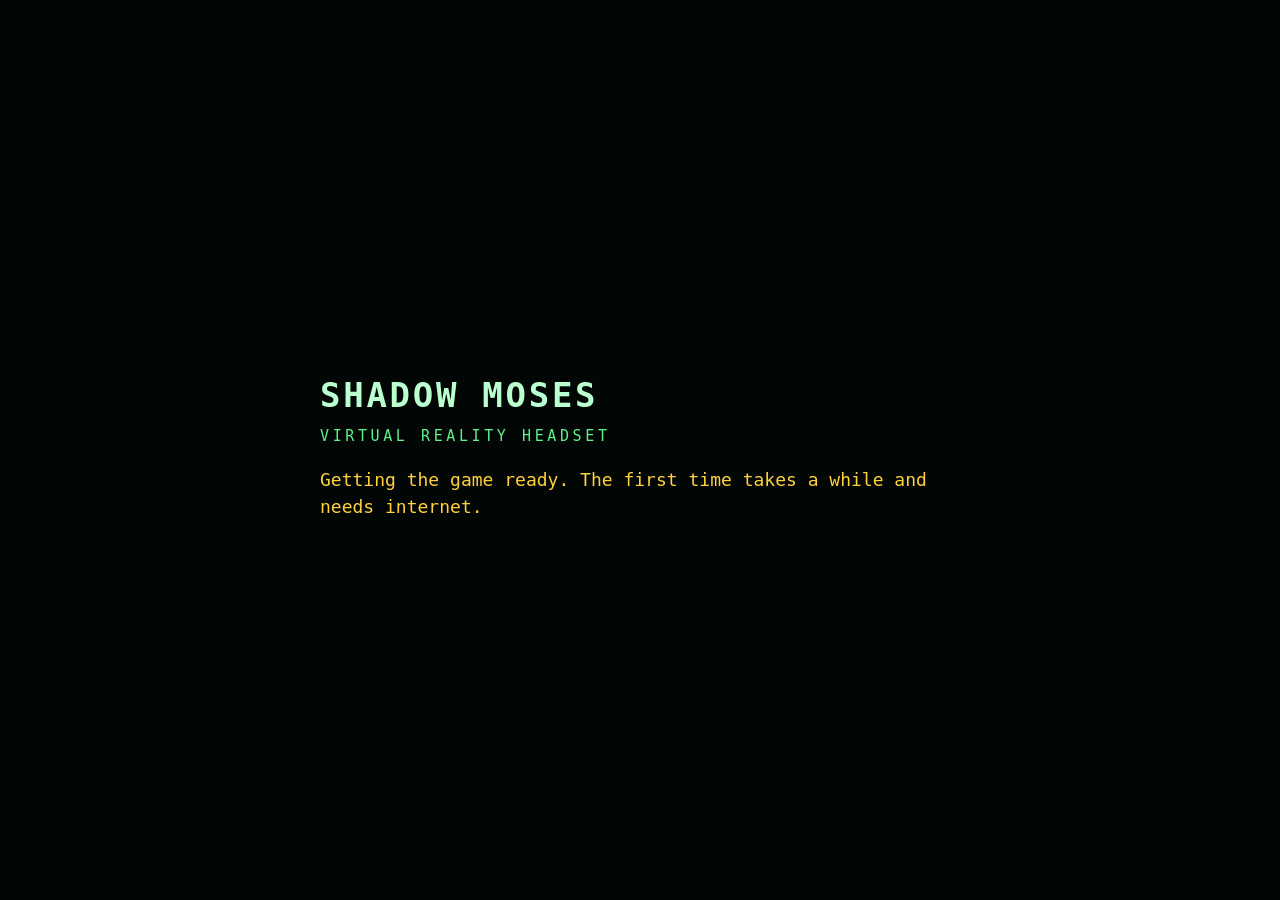
<file: android/casco/web/index.html>
<!doctype html>
<!-- Primera pantalla en el casco y en el iPhone (2.12, window.MGSIphone lo pone tools/armar_casco.py - -iphone): guarda los .mgs
     en este navegador y abre el juego. Acepta el .mgs entero de siempre o las partes (disco 1, disco 2, VR Missions,
     Integral, idiomas). Nada sale del aparato. FeniXVOID · Project Ravenlight -->
<html lang="es">
<head>
<meta charset="utf-8">
<meta name="viewport" content="width=device-width, initial-scale=1, viewport-fit=cover">
<meta name="robots" content="noindex, nofollow">
<meta name="apple-mobile-web-app-capable" content="yes">
<meta name="mobile-web-app-capable" content="yes">
<meta name="apple-mobile-web-app-status-bar-style" content="black-translucent">
<meta name="apple-mobile-web-app-title" content="Shadow Moses">
<meta name="theme-color" content="#020604">
<title>Shadow Moses</title>
<link rel="manifest" href="manifest.webmanifest">
<link rel="apple-touch-icon" href="assets/icono_192.png">
<style>
  :root { --verde: #5ef08a; --claro: #b9ffd0; --fondo: #020604; --apagado: #8fbb9c; --amarillo: #ffd23c; --rojo: #ff6b6b; color-scheme: dark; }
  * { box-sizing: border-box; }
  body { margin: 0; min-height: 100vh; padding: max(24px, env(safe-area-inset-top)) max(16px, env(safe-area-inset-right)) max(24px, env(safe-area-inset-bottom)) max(16px, env(safe-area-inset-left));
    background: var(--fondo); color: #dff5e5; font: 18px/1.5 Consolas, Menlo, "DejaVu Sans Mono", monospace; display: grid; place-items: center; }
  main { width: 100%; max-width: 640px; }
  h1 { margin: 0 0 4px; font-size: 34px; letter-spacing: 0.08em; color: var(--claro); }
  h2 { margin: 0 0 18px; font-size: 15px; font-weight: normal; letter-spacing: 0.24em; color: var(--verde); }
  p { margin: 10px 0; } ol, ul { padding-left: 24px; } li { margin: 8px 0; }
  code { color: var(--claro); word-break: break-all; }
  button, label.boton { display: block; width: 100%; margin: 14px 0 0; padding: 18px; font: inherit; font-size: 20px; letter-spacing: 0.1em; text-align: center; color: #021006; background: var(--verde); border: 0; border-radius: 4px; cursor: pointer; }
  button:hover, label.boton:hover, button:focus-visible, label.boton:focus-within { background: var(--claro); outline: 2px solid var(--claro); outline-offset: 2px; }
  button.chico, label.chico { background: none; color: var(--apagado); font-size: 15px; padding: 10px; border: 1px solid #1c4a2c; }
  input[type=file] { position: absolute; opacity: 0; width: 1px; height: 1px; }
  progress { width: 100%; height: 20px; margin-top: 14px; accent-color: var(--verde); }
  .nota { color: var(--apagado); font-size: 15px; }
  .aviso { color: var(--amarillo); } .error { color: var(--rojo); }
  .caja { border: 1px solid var(--amarillo); padding: 10px 12px; margin: 0 0 16px; font-size: 16px; }
  #partes li { list-style: none; margin: 4px 0; } #partes li::before { content: '■ '; color: var(--verde); }
  #faltan li { list-style: none; margin: 4px 0; color: var(--apagado); font-size: 15px; } #faltan li::before { content: '□ '; }
  [hidden] { display: none !important; }
</style>
</head>
<body>
<main>
  <h1>SHADOW MOSES</h1>
  <h2 id="sub"></h2>
  <p id="prep" class="aviso"></p>
  <div id="inicio-ios" class="caja aviso" hidden></div>
  <section id="elegir" hidden>
    <ol id="pasos"></ol>
    <label class="boton" for="archivo"><span id="t-elegir"></span><input id="archivo" type="file" accept=".mgs" multiple></label>
    <p class="nota" id="t-privado"></p>
  </section>
  <section id="copiando" hidden>
    <p id="t-copiando"></p>
    <progress id="barra" max="1" value="0"></progress>
    <p class="nota" id="t-porc"></p>
  </section>
  <section id="listo" hidden>
    <p id="t-listo"></p>
    <ul id="partes"></ul>
    <p class="nota" id="t-faltan" hidden></p>
    <ul id="faltan"></ul>
    <button id="jugar"></button>
    <label class="boton chico" for="agregar"><span id="t-agregar"></span><input id="agregar" type="file" accept=".mgs" multiple></label>
    <button id="cambiar" class="chico"></button>
    <p class="nota" id="t-lugar"></p>
  </section>
  <p id="msg" class="error" role="alert"></p>
</main>
<script src="mgs_zip.js"></script>
<script>
const ES = /^es/i.test(navigator.language || '');
const IPHONE = !!window.MGSIphone;
const SOLO = IPHONE && (navigator.standalone === true || matchMedia('(display-mode: standalone)').matches || matchMedia('(display-mode: fullscreen)').matches);
const T = ES ? {
  sub: IPHONE ? 'IPHONE / IPAD' : 'CASCO DE REALIDAD VIRTUAL', prep: 'Preparando el juego. La primera vez tarda un poco y necesita internet.',
  pasos: IPHONE
    ? ['En la PC, instalá el juego y corré <code>ARMAR_ARCHIVO_CELULAR.cmd</code>. Elegí <b>EN PARTES</b>: <code>MGS_disco1.mgs</code> (unos 400 MB) y, aparte, el disco 2 y lo opcional.', 'Pasá los <code>.mgs</code> al iPhone (AirDrop, iCloud Drive o el cable) y dejalos en la app Archivos, en <b>En mi iPhone</b>.', 'Elegilos acá abajo (podés elegir varios a la vez). Se guardan una sola vez, en esta app.']
    : ['En la PC, instalá el juego y corré <code>ARMAR_ARCHIVO_CELULAR.cmd</code>: arma <code>MGSweb_datos.mgs</code> (ENTERO, cerca de 1 GB) o las partes (<code>MGS_disco1.mgs</code> y lo demás aparte).', 'Copiá esos archivos al casco por USB, por ejemplo a <code>Download</code>.', 'Elegilos acá abajo (podés elegir varios a la vez). Se guardan una sola vez, en este navegador.'],
  elegir: 'ELEGIR ARCHIVOS .mgs', privado: 'Son tus datos, salen de tus discos: no se suben a ningún lado. Después se juega sin señal.',
  inicioIOS: '<b>Primero agregalo a la pantalla de inicio:</b> tocá Compartir y después <b>Agregar a inicio</b>. Abrilo desde ese ícono y cargá los archivos ahí: Safari y el ícono guardan cada uno lo suyo, por separado.',
  copiando: (n, i, k) => `Guardando ${n} (${i} de ${k}). No cierres esta ventana.`,
  listo: IPHONE ? 'Tus datos ya están en este iPhone. Ya podés borrar los .mgs de la app Archivos: no hacen falta para jugar.' : 'Tus datos ya están en este casco. Ya podés borrar los archivos que copiaste a Download: no hacen falta para jugar.',
  faltan: 'Partes que armaste y no cargaste (el juego las pide cuando hacen falta):',
  jugar: 'JUGAR', agregar: 'Agregar partes', cambiar: 'Borrar lo guardado',
  lugar: (u, q) => `Lugar usado por este juego en el navegador: ${u} de ${q} disponibles.`,
  noSoporta: 'Este navegador no puede guardar los archivos. Probá con otro navegador o actualizá el aparato.', noSW: 'Este navegador no deja correr el juego acá: hace falta una conexión segura.',
  invalido: (n) => `${n} no es un archivo .mgs válido. Armalo con ARMAR_ARCHIVO_CELULAR.cmd.`, espacio: (n) => `No hay espacio: hacen falta ${n} GB libres.`,
  fallo: 'No se pudo guardar. Probá de nuevo.', confirmar: '¿Borrar los datos guardados en este aparato? Tus archivos originales no se tocan.',
  sinDisco1: 'Falta MGS_disco1.mgs (o el MGSweb_datos.mgs entero): sin eso no arranca. Elegilo.',
  reemplazaEntero: 'Vas a cargar partes: se saca el MGSweb_datos.mgs entero que estaba guardado. ¿Seguimos?',
  reemplazaPartes: 'Vas a cargar el archivo ENTERO: se sacan las partes que estaban guardadas. ¿Seguimos?',
  nombres: { entero: 'TODO (archivo entero)', disco1: 'DISCO 1', disco2: 'DISCO 2', vr_missions: 'VR MISSIONS', integral: 'INTEGRAL' }, idioma: 'IDIOMA',
} : {
  sub: IPHONE ? 'IPHONE / IPAD' : 'VIRTUAL REALITY HEADSET', prep: 'Getting the game ready. The first time takes a while and needs internet.',
  pasos: IPHONE
    ? ['On the PC, install the game and run <code>ARMAR_ARCHIVO_CELULAR.cmd</code>. Choose <b>IN PARTS</b>: <code>MGS_disco1.mgs</code> (about 400 MB) plus disc 2 and the optional parts.', 'Copy the <code>.mgs</code> files to the iPhone (AirDrop, iCloud Drive or the cable) into the Files app, <b>On My iPhone</b>.', 'Choose them below (you can pick several at once). They are saved once, in this app.']
    : ['On the PC, install the game and run <code>ARMAR_ARCHIVO_CELULAR.cmd</code>: it builds <code>MGSweb_datos.mgs</code> (WHOLE, about 1 GB) or the parts (<code>MGS_disco1.mgs</code> and the rest apart).', 'Copy those files to the headset over USB, for example to <code>Download</code>.', 'Choose them below (you can pick several at once). They are saved once, in this browser.'],
  elegir: 'CHOOSE .mgs FILES', privado: 'This is your own data, made from your discs: it is not uploaded anywhere. After this you can play offline.',
  inicioIOS: '<b>First add it to the Home Screen:</b> tap Share and then <b>Add to Home Screen</b>. Open it from that icon and load the files there: Safari and the icon keep their data separately.',
  copiando: (n, i, k) => `Saving ${n} (${i} of ${k}). Do not close this window.`,
  listo: IPHONE ? 'Your data is on this iPhone. You can now delete the .mgs files from the Files app: they are not needed to play.' : 'Your data is on this headset. You can now delete the files you copied to Download: they are not needed to play.',
  faltan: 'Parts you built and did not load (the game asks for them when needed):',
  jugar: 'PLAY', agregar: 'Add parts', cambiar: 'Delete saved data',
  lugar: (u, q) => `Space used by this game in the browser: ${u} of ${q} available.`,
  noSoporta: 'This browser cannot save the files. Try another browser or update the device.', noSW: 'This browser cannot run the game here: it needs a secure connection.',
  invalido: (n) => `${n} is not a valid .mgs file. Build it with ARMAR_ARCHIVO_CELULAR.cmd.`, espacio: (n) => `Not enough space: ${n} GB free needed.`,
  fallo: 'It could not be saved. Please try again.', confirmar: 'Delete the data saved on this device? Your original files are not touched.',
  sinDisco1: 'MGS_disco1.mgs (or the whole MGSweb_datos.mgs) is missing: the game cannot start without it. Choose it.',
  reemplazaEntero: 'You are loading parts: the whole MGSweb_datos.mgs saved before is removed. Continue?',
  reemplazaPartes: 'You are loading the WHOLE file: the parts saved before are removed. Continue?',
  nombres: { entero: 'EVERYTHING (whole file)', disco1: 'DISC 1', disco2: 'DISC 2', vr_missions: 'VR MISSIONS', integral: 'INTEGRAL' }, idioma: 'LANGUAGE',
};
const $ = (i) => document.getElementById(i);
const gb = (b) => (b / 1e9).toFixed(b < 1e9 ? 2 : 1) + ' GB', mb = (b) => Math.round(b / 1048576) + ' MB';
const nombreParte = (p) => T.nombres[p] || (p.startsWith('idioma_') ? T.idioma + ': ' + p.slice(7).toUpperCase() : p.toUpperCase());
document.documentElement.lang = ES ? 'es' : 'en';
$('sub').textContent = T.sub; $('prep').textContent = T.prep; $('pasos').innerHTML = T.pasos.map((p) => `<li>${p}</li>`).join('');
$('t-elegir').textContent = T.elegir; $('t-privado').textContent = T.privado; $('t-faltan').textContent = T.faltan;
$('jugar').textContent = T.jugar; $('t-agregar').textContent = T.agregar; $('cambiar').textContent = T.cambiar;
if (IPHONE && !SOLO) { $('inicio-ios').innerHTML = T.inicioIOS; $('inicio-ios').hidden = false; }
const ver = (id) => { $('prep').hidden = true; for (const s of ['elegir', 'copiando', 'listo']) $(s).hidden = s !== id; };
const avisar = (m) => { $('msg').textContent = m || ''; };
const avisarSW = () => navigator.serviceWorker?.controller?.postMessage('casco-datos-cambiaron');

/** Lo guardado: { mapa, cargadas, partes } (mgs_zip.js). */
async function guardado() {
  try { return await self.mgsJuntar(await self.mgsListar()); } catch { return { mapa: new Map(), cargadas: [], partes: null }; }
}
async function pintar() {
  const d = await guardado();
  if (!d.mapa.has('discos.json')) { ver('elegir'); if (d.cargadas.length) avisar(T.sinDisco1); return; }
  $('partes').innerHTML = d.cargadas.map((c) => `<li>${nombreParte(c.parte)} <span class="nota">(${mb(c.bytes)})</span></li>`).join('');
  const hay = new Set(d.cargadas.map((c) => c.parte));
  const faltan = hay.has('entero') ? [] : Object.entries(d.partes?.partes || {}).filter(([p]) => !hay.has(p));
  $('faltan').innerHTML = faltan.map(([p, i]) => `<li>${nombreParte(p)}: <code>${i.archivo}</code> (${mb(i.bytes)})</li>`).join('');
  $('t-faltan').hidden = !faltan.length;
  $('t-listo').textContent = T.listo;
  const est = await navigator.storage.estimate?.().catch(() => null);
  $('t-lugar').textContent = est?.quota ? T.lugar(gb(est.usage || 0), gb(est.quota)) : '';
  ver('listo');
}
async function copiar(lista) {
  avisar('');
  const nuevos = [];
  for (const f of lista) {
    const p = await self.mgsParte(f).catch(() => null);
    if (!p) { avisar(T.invalido(f.name)); return; }
    nuevos.push({ f, parte: p.parte });
  }
  const antes = await self.mgsListar().catch(() => []);
  const partesAntes = [];
  for (const a of antes) { const p = await self.mgsParte(a.archivo).catch(() => null); partesAntes.push({ nombre: a.nombre, parte: p?.parte, bytes: a.archivo.size }); }
  const traeEntero = nuevos.some((n) => n.parte === 'entero'), traePartes = nuevos.some((n) => n.parte !== 'entero');
  // un entero y partes no van juntos: el entero ya tiene todo
  let sacar = [];
  if (traeEntero) sacar = partesAntes.filter((a) => a.parte !== 'entero');
  else if (traePartes) sacar = partesAntes.filter((a) => a.parte === 'entero');
  if (traeEntero && traePartes) { nuevos.splice(0, nuevos.length, ...nuevos.filter((n) => n.parte === 'entero')); }
  if (sacar.length && !confirm(traeEntero ? T.reemplazaPartes : T.reemplazaEntero)) return;
  const libera = sacar.reduce((s, a) => s + a.bytes, 0) + partesAntes.filter((a) => nuevos.some((n) => self.mgsNombre(n.parte) === a.nombre)).reduce((s, a) => s + a.bytes, 0);
  const total = nuevos.reduce((s, n) => s + n.f.size, 0);
  const est = await navigator.storage.estimate?.().catch(() => null);
  if (est?.quota && est.quota - est.usage + libera < total) { avisar(T.espacio((total / 1e9).toFixed(1))); return; }
  await navigator.storage.persist?.().catch(() => {});
  for (const a of sacar) await self.mgsBorrar(a.nombre);
  ver('copiando');
  let hecho = 0;
  for (let i = 0; i < nuevos.length; i++) {
    const { f, parte } = nuevos[i], nombre = self.mgsNombre(parte);
    $('t-copiando').textContent = T.copiando(f.name, i + 1, nuevos.length);
    try {
      await self.mgsGuardar(f, nombre, (k) => { const v = (hecho + k * f.size) / total; $('barra').value = v; $('t-porc').textContent = Math.round(v * 100) + ' %'; });
      const r = await (await (await navigator.storage.getDirectory()).getFileHandle(nombre)).getFile();
      if ((await self.mgsParte(r))?.parte !== parte) throw new Error('verificación');
    } catch (e) {
      console.error(e); await self.mgsBorrar(nombre); avisarSW();
      await pintar(); avisar(e?.name === 'QuotaExceededError' ? T.espacio((total / 1e9).toFixed(1)) : T.fallo);
      return;
    }
    hecho += f.size;
  }
  avisarSW();
  await pintar();
}
for (const id of ['archivo', 'agregar']) $(id).addEventListener('change', (e) => {
  const l = [...(e.target.files || [])]; e.target.value = '';
  if (l.length) copiar(l).catch((x) => { console.error(x); pintar(); avisar(T.fallo); });
});
// ?opfs=worker / ?prueba=… siguen en el juego
$('jugar').addEventListener('click', () => { location.href = 'juego.html' + location.search; });
$('cambiar').addEventListener('click', async () => {
  if (!confirm(T.confirmar)) return;
  for (const a of await self.mgsListar().catch(() => [])) await self.mgsBorrar(a.nombre);
  avisarSW();
  avisar(''); ver('elegir');
});
(async () => {
  if (!self.mgsPuedeGuardar()) { $('prep').hidden = true; avisar(T.noSoporta); return; }
  if (!('serviceWorker' in navigator)) { $('prep').hidden = true; avisar(T.noSW); return; }
  // ?prueba=sinopfs: el service worker sin OPFS (como algunos Safari)
  const prueba = new URLSearchParams(location.search).get('prueba');
  try { await navigator.serviceWorker.register('sw.js' + (prueba ? '?prueba=' + encodeURIComponent(prueba) : ''), { updateViaCache: 'none' }); await navigator.serviceWorker.ready; } catch (e) { console.error(e); $('prep').hidden = true; avisar(T.noSW); return; }
  await pintar();
})();
</script>
</body>
</html>
</file>
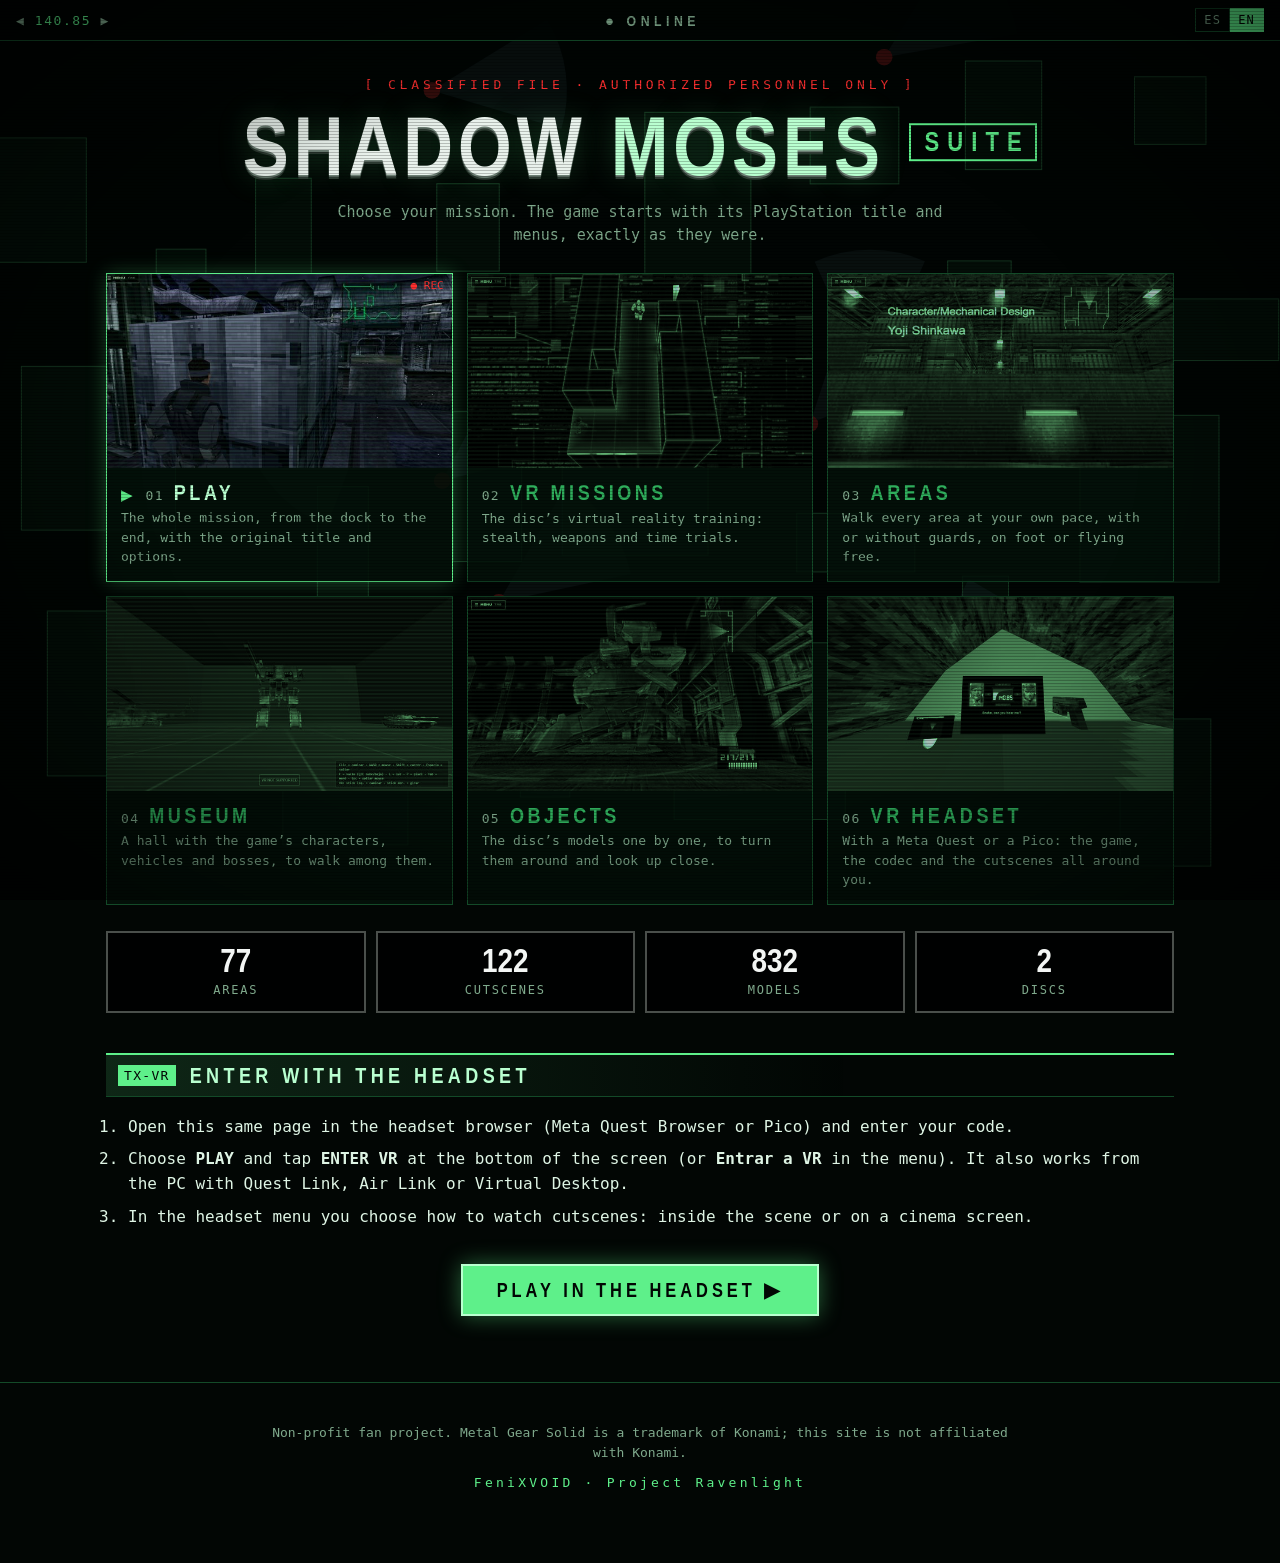
<file: visor/suite.html>
<!doctype html>

<html lang="es">
<head>
<meta charset="utf-8">
<meta name="viewport" content="width=device-width, initial-scale=1">
<meta name="robots" content="noindex, nofollow">
<meta name="theme-color" content="#020604">
<title>Shadow Moses · Suite</title>
<link rel="icon" href="assets/icono_192.png">
<link rel="stylesheet" href="suite.css">

<script src="ios.js"></script>
</head>
<body>
<canvas id="fondo" aria-hidden="true"></canvas>
<div class="crt" aria-hidden="true"></div>

<header class="barra">
  <a class="volver" id="volver" href="/" hidden>◀ <span data-t="portada"></span></a>
  <span class="barra-freq">◀ <b>140.85</b> ▶</span>
  <span class="estado" id="estado" aria-live="polite"></span>
  <nav class="idiomas" aria-label="Idioma / Language">
    <button type="button" data-lang="es">ES</button><button type="button" data-lang="en">EN</button>
  </nav>
</header>

<main>
  <section class="cabeza">
    <p class="clasif">[ <span data-t="clasif"></span> ]</p>
    <h1><span class="t-1">SHADOW</span> <span class="t-2">MOSES</span> <span class="t-web">SUITE</span></h1>
    <p class="bajada" data-t="bajada"></p>
  </section>

  
  <ul class="misiones" id="misiones">
    <li><a href="index.html" data-id="jugar">
      <figure><img src="suite_img/jugar.jpg" alt="" width="640" height="360"><span class="rec">● REC</span></figure>
      <b><i>01</i> <span data-t="jugar"></span></b><small data-t="jugar_d"></small></a></li>
    <li><a href="index.html?modo=vr" data-id="vrmis">
      <figure><img src="suite_img/vrmis.jpg" alt="" width="640" height="360"><span class="rec">● REC</span></figure>
      <b><i>02</i> <span data-t="vrmis"></span></b><small data-t="vrmis_d"></small></a></li>
    <li><a href="index.html?modo=escenarios" data-id="escenarios">
      <figure><img src="suite_img/escenarios.jpg" alt="" width="640" height="360"><span class="rec">● REC</span></figure>
      <b><i>03</i> <span data-t="escenarios"></span></b><small data-t="escenarios_d"></small></a></li>
    <li><a href="index.html?modo=museo" data-id="museo">
      <figure><img src="suite_img/museo.jpg" alt="" width="640" height="360"><span class="rec">● REC</span></figure>
      <b><i>04</i> <span data-t="museo"></span></b><small data-t="museo_d"></small></a></li>
    <li><a href="index.html?modo=catalogo" data-id="objetos">
      <figure><img src="suite_img/objetos.jpg" alt="" width="640" height="360"><span class="rec">● REC</span></figure>
      <b><i>05</i> <span data-t="objetos"></span></b><small data-t="objetos_d"></small></a></li>
    <li><a href="#casco" data-id="casco">
      <figure><img src="suite_img/casco.jpg" alt="" width="640" height="360"><span class="rec">● REC</span></figure>
      <b><i>06</i> <span data-t="casco"></span></b><small data-t="casco_d"></small></a></li>
  </ul>

  
  <section class="datos" aria-label="Contenido">
    <div><b>77</b><span data-t="n_esc"></span></div>
    <div><b>122</b><span data-t="n_cine"></span></div>
    <div><b>832</b><span data-t="n_mod"></span></div>
    <div><b>2</b><span data-t="n_disc"></span></div>
  </section>

  
  <section class="casco" id="casco">
    <h2><span class="tx">TX-VR</span> <span data-t="h_casco"></span></h2>
    <ol>
      <li data-t="casco_1"></li>
      <li data-t="casco_2"></li>
      <li data-t="casco_3"></li>
    </ol>
    <p class="centro"><a class="boton" href="index.html" data-t="casco_ir"></a></p>
  </section>
</main>

<footer class="pie">
  <p data-t="pie"></p>
  <p class="firma">FeniXVOID · Project Ravenlight</p>
</footer>

<div id="alerta" class="alerta" aria-hidden="true">!</div>
<script src="suite.js"></script>
</body>
</html>
</file>
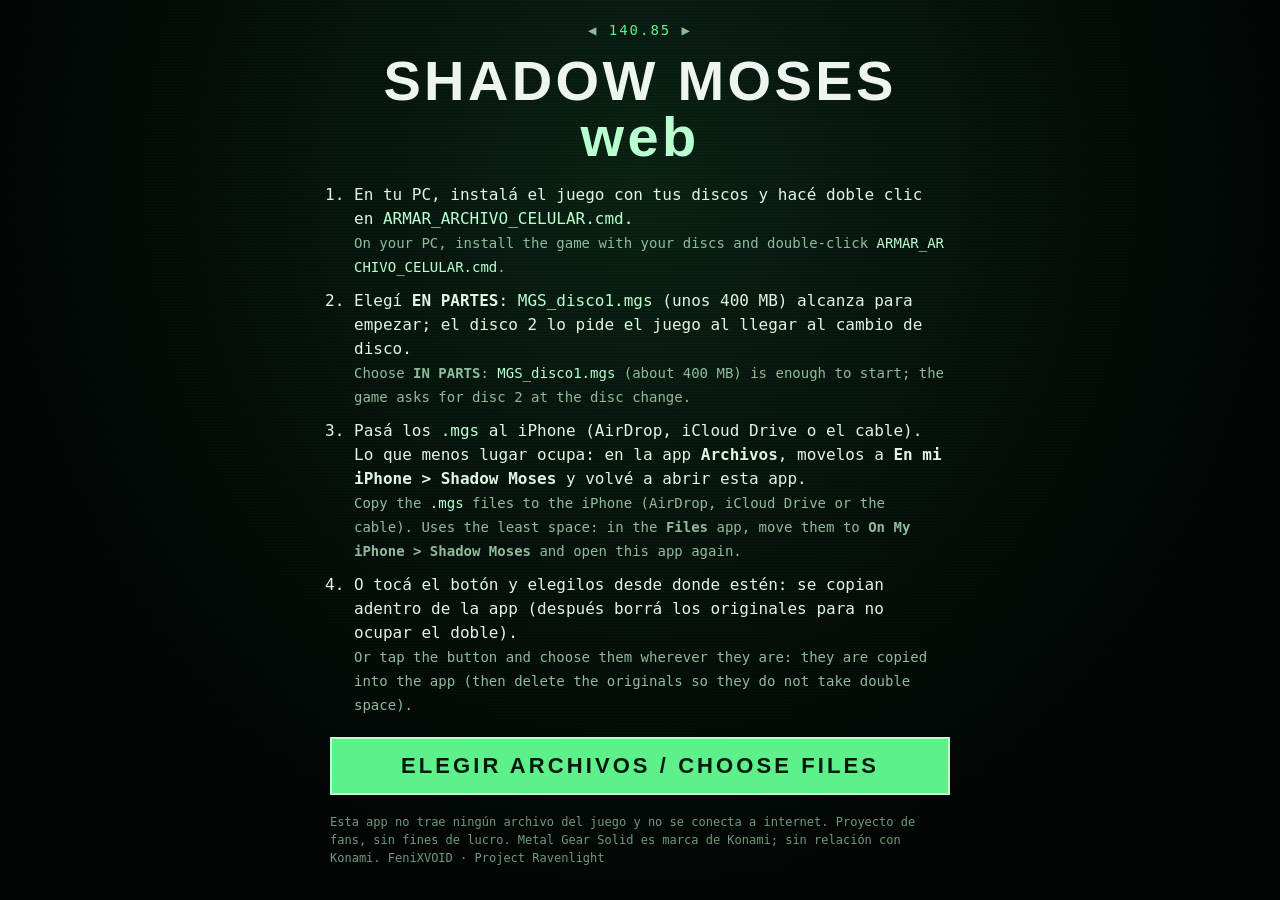
<file: ios/app/inicio.html>
<!doctype html>
<!-- Primera pantalla de la app de iPhone (ios/, la copia ios/armar_ipa.sh): pide los .mgs con los datos del juego, el entero o
     las partes. Es la de la app de Android (android/celular/app/inicio.html) con los pasos del iPhone. FeniXVOID · Project Ravenlight -->
<html lang="es">
<head>
<meta charset="utf-8">
<meta name="viewport" content="width=device-width, initial-scale=1, viewport-fit=cover">
<title>Shadow Moses</title>
<style>
  :root { --verde: #5ef08a; --claro: #b9ffd0; --fondo: #020604; --apagado: #8fbb9c; --amarillo: #ffd23c; color-scheme: dark; }
  * { box-sizing: border-box; }
  body {
    margin: 0; min-height: 100vh; padding: max(20px, env(safe-area-inset-top)) max(16px, env(safe-area-inset-right)) max(28px, env(safe-area-inset-bottom)) max(16px, env(safe-area-inset-left)); background: var(--fondo); color: #dff5e5;
    font: 16px/1.5 Consolas, Menlo, "Roboto Mono", monospace;
    background-image: repeating-linear-gradient(0deg, rgba(0,0,0,.22) 0 1px, transparent 1px 3px), radial-gradient(ellipse at 50% 20%, #0b2416 0%, var(--fondo) 70%);
  }
  main { max-width: 620px; margin: 0 auto; }
  .freq { margin: 0; text-align: center; color: var(--apagado); letter-spacing: .14em; font-size: 14px; }
  .freq b { color: var(--verde); font-weight: normal; }
  h1 { margin: 12px 0 18px; text-align: center; font: 700 clamp(34px, 11vw, 56px)/1 "Roboto Condensed", "Arial Narrow", Arial, sans-serif; letter-spacing: .06em; color: #eef5f0; }
  h1 span { color: var(--claro); }
  ol { margin: 0 0 8px; padding-left: 24px; }
  li { margin: 0 0 10px; }
  code { color: var(--claro); word-break: break-all; }
  .en { color: var(--apagado); font-size: 14px; }
  #error { margin: 0 0 16px; padding: 10px 12px; border: 1px solid var(--amarillo); color: var(--amarillo); }
  #error[hidden] { display: none; }
  button {
    display: block; width: 100%; margin: 20px 0 14px; padding: 16px; background: var(--verde); color: #021a0c; border: 2px solid var(--claro);
    font: 700 22px/1 "Roboto Condensed", "Arial Narrow", Arial, sans-serif; letter-spacing: .14em; cursor: pointer;
  }
  button:focus-visible { outline: 3px solid var(--claro); outline-offset: 3px; }
  .aviso { margin: 18px 0 0; font-size: 12px; color: #6f9a7d; }
</style>
</head>
<body>
<main>
  <p class="freq">◀ <b>140.85</b> ▶</p>
  <h1>SHADOW MOSES <span>web</span></h1>
  <p id="error" role="alert" hidden></p>
  <ol>
    <li>En tu PC, instalá el juego con tus discos y hacé doble clic en <code>ARMAR_ARCHIVO_CELULAR.cmd</code>.
      <br><span class="en">On your PC, install the game with your discs and double-click <code>ARMAR_ARCHIVO_CELULAR.cmd</code>.</span></li>
    <li>Elegí <b>EN PARTES</b>: <code>MGS_disco1.mgs</code> (unos 400 MB) alcanza para empezar; el disco 2 lo pide el juego al llegar al cambio de disco.
      <br><span class="en">Choose <b>IN PARTS</b>: <code>MGS_disco1.mgs</code> (about 400 MB) is enough to start; the game asks for disc 2 at the disc change.</span></li>
    <li>Pasá los <code>.mgs</code> al iPhone (AirDrop, iCloud Drive o el cable). Lo que menos lugar ocupa: en la app <b>Archivos</b>, movelos a <b>En mi iPhone &gt; Shadow Moses</b> y volvé a abrir esta app.
      <br><span class="en">Copy the <code>.mgs</code> files to the iPhone (AirDrop, iCloud Drive or the cable). Uses the least space: in the <b>Files</b> app, move them to <b>On My iPhone &gt; Shadow Moses</b> and open this app again.</span></li>
    <li>O tocá el botón y elegilos desde donde estén: se copian adentro de la app (después borrá los originales para no ocupar el doble).
      <br><span class="en">Or tap the button and choose them wherever they are: they are copied into the app (then delete the originals so they do not take double space).</span></li>
  </ol>
  <button id="elegir" type="button">ELEGIR ARCHIVOS / CHOOSE FILES</button>
  <p class="aviso">Esta app no trae ningún archivo del juego y no se conecta a internet. Proyecto de fans, sin fines de lucro. Metal Gear Solid es marca de Konami; sin relación con Konami. FeniXVOID · Project Ravenlight</p>
</main>
<script>
  const ERRORES = {
    formato: 'Ese no es el archivo correcto: tiene que ser MGSweb_datos.mgs o MGS_disco1.mgs (y las otras partes). / That is not the right file: it must be MGSweb_datos.mgs or MGS_disco1.mgs (and the other parts).',
    disco1: 'Falta MGS_disco1.mgs: sin ese no arranca. Elegilo junto con los demás. / MGS_disco1.mgs is missing: the game cannot start without it. Choose it along with the others.',
    abrir: 'No se pudo abrir. Pasalo a En mi iPhone (no lo dejes sólo en iCloud) o fijate que haya lugar. / Could not open it. Put it in On My iPhone (not only in iCloud) or check there is free space.',
    mover: 'No encuentro los archivos: quizás se borraron. Elegilos de nuevo. / Files not found: they may have been deleted. Choose them again.',
  };
  const e = new URLSearchParams(location.search).get('error');
  if (ERRORES[e]) { const p = document.getElementById('error'); p.textContent = ERRORES[e]; p.hidden = false; }
  document.getElementById('elegir').addEventListener('click', () => window.MGSApp?.elegirArchivo());
</script>
</body>
</html>
</file>
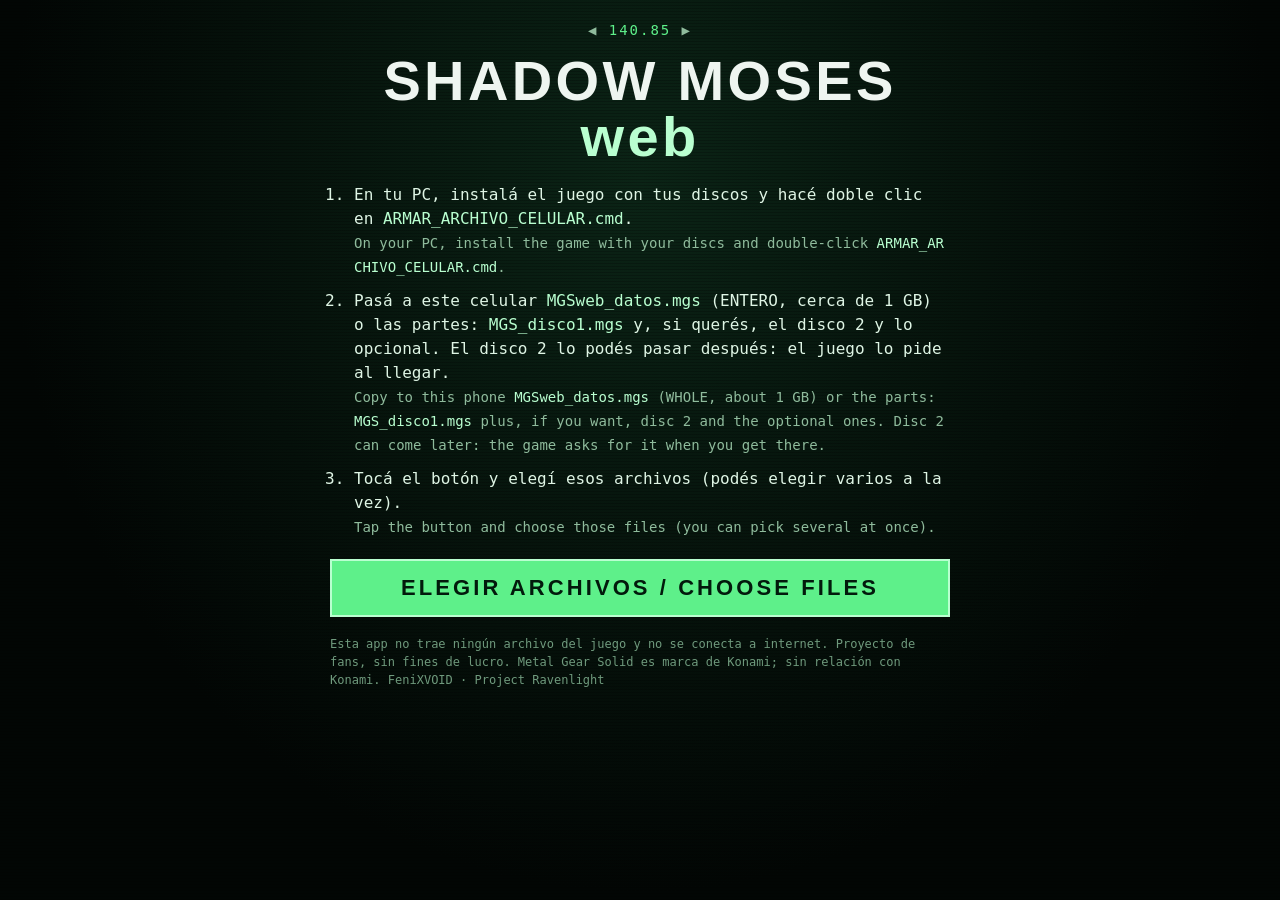
<file: android/celular/app/inicio.html>
<!doctype html>
<!-- Primera pantalla de la app: pide el archivo con los datos del juego (2.12: el entero o las partes, varios a la vez).
     FeniXVOID · Project Ravenlight -->
<html lang="es">
<head>
<meta charset="utf-8">
<meta name="viewport" content="width=device-width, initial-scale=1">
<title>Shadow Moses</title>
<style>
  :root { --verde: #5ef08a; --claro: #b9ffd0; --fondo: #020604; --apagado: #8fbb9c; --amarillo: #ffd23c; color-scheme: dark; }
  * { box-sizing: border-box; }
  body {
    margin: 0; min-height: 100vh; padding: 20px 16px 28px; background: var(--fondo); color: #dff5e5;
    font: 16px/1.5 Consolas, "Roboto Mono", "Droid Sans Mono", monospace;
    background-image: repeating-linear-gradient(0deg, rgba(0,0,0,.22) 0 1px, transparent 1px 3px), radial-gradient(ellipse at 50% 20%, #0b2416 0%, var(--fondo) 70%);
  }
  main { max-width: 620px; margin: 0 auto; }
  .freq { margin: 0; text-align: center; color: var(--apagado); letter-spacing: .14em; font-size: 14px; }
  .freq b { color: var(--verde); font-weight: normal; }
  h1 { margin: 12px 0 18px; text-align: center; font: 700 clamp(34px, 11vw, 56px)/1 "Roboto Condensed", "Arial Narrow", Arial, sans-serif; letter-spacing: .06em; color: #eef5f0; }
  h1 span { color: var(--claro); }
  ol { margin: 0 0 8px; padding-left: 24px; }
  li { margin: 0 0 10px; }
  code { color: var(--claro); word-break: break-all; }
  .en { color: var(--apagado); font-size: 14px; }
  #error { margin: 0 0 16px; padding: 10px 12px; border: 1px solid var(--amarillo); color: var(--amarillo); }
  #error[hidden] { display: none; }
  button {
    display: block; width: 100%; margin: 20px 0 14px; padding: 16px; background: var(--verde); color: #021a0c; border: 2px solid var(--claro);
    font: 700 22px/1 "Roboto Condensed", "Arial Narrow", Arial, sans-serif; letter-spacing: .14em; cursor: pointer;
  }
  button:focus-visible { outline: 3px solid var(--claro); outline-offset: 3px; }
  .aviso { margin: 18px 0 0; font-size: 12px; color: #6f9a7d; }
</style>
</head>
<body>
<main>
  <p class="freq">◀ <b>140.85</b> ▶</p>
  <h1>SHADOW MOSES <span>web</span></h1>
  <p id="error" role="alert" hidden></p>
  <ol>
    <li>En tu PC, instalá el juego con tus discos y hacé doble clic en <code>ARMAR_ARCHIVO_CELULAR.cmd</code>.
      <br><span class="en">On your PC, install the game with your discs and double-click <code>ARMAR_ARCHIVO_CELULAR.cmd</code>.</span></li>
    <li>Pasá a este celular <code>MGSweb_datos.mgs</code> (ENTERO, cerca de 1 GB) o las partes: <code>MGS_disco1.mgs</code> y, si querés, el disco 2 y lo opcional. El disco 2 lo podés pasar después: el juego lo pide al llegar.
      <br><span class="en">Copy to this phone <code>MGSweb_datos.mgs</code> (WHOLE, about 1 GB) or the parts: <code>MGS_disco1.mgs</code> plus, if you want, disc 2 and the optional ones. Disc 2 can come later: the game asks for it when you get there.</span></li>
    <li>Tocá el botón y elegí esos archivos (podés elegir varios a la vez).
      <br><span class="en">Tap the button and choose those files (you can pick several at once).</span></li>
  </ol>
  <button id="elegir" type="button">ELEGIR ARCHIVOS / CHOOSE FILES</button>
  <p class="aviso">Esta app no trae ningún archivo del juego y no se conecta a internet. Proyecto de fans, sin fines de lucro. Metal Gear Solid es marca de Konami; sin relación con Konami. FeniXVOID · Project Ravenlight</p>
</main>
<script>
  const ERRORES = {
    formato: 'Ese no es el archivo correcto: tiene que ser MGSweb_datos.mgs o MGS_disco1.mgs (y las otras partes). / That is not the right file: it must be MGSweb_datos.mgs or MGS_disco1.mgs (and the other parts).',
    disco1: 'Falta MGS_disco1.mgs: sin ese no arranca. Elegilo junto con los demás. / MGS_disco1.mgs is missing: the game cannot start without it. Choose it along with the others.',
    abrir: 'No se pudo abrir. Copialo a la memoria del celular (por ejemplo, Descargas), no en la nube. / Could not open it. Copy it to the phone storage (for example, Downloads), not the cloud.',
    mover: 'No encuentro el archivo: quizás se movió o se borró. Elegilo de nuevo. / File not found: it may have been moved or deleted. Choose it again.',
  };
  const e = new URLSearchParams(location.search).get('error');
  if (ERRORES[e]) { const p = document.getElementById('error'); p.textContent = ERRORES[e]; p.hidden = false; }
  document.getElementById('elegir').addEventListener('click', () => window.MGSApp?.elegirArchivo());
</script>
</body>
</html>
</file>
<file: visor/suite.css>
:root{--fondo: #020604;--panel: rgba(4, 18, 10, .86);--verde: #5ef08a;--verde-claro: #b9ffd0;--verde-medio: #2fae5c;--verde-oscuro: #134a28;--rojo: #ff3030;--amarillo: #ffd23c;--texto: #dff5e5;--apagado: #7fa98c;--cond: "Bahnschrift Condensed", "Bahnschrift", "Arial Narrow", "Roboto Condensed", "Liberation Sans Narrow", Arial, sans-serif;--mono: Consolas, "Lucida Console", "DejaVu Sans Mono", monospace;color-scheme:dark}*{box-sizing:border-box}body{margin:0;background:var(--fondo);color:var(--texto);font:16px/1.55 var(--mono);overflow-x:hidden}a{color:var(--verde)}a:focus-visible,button:focus-visible{outline:2px solid var(--verde-claro);outline-offset:3px}#fondo{position:fixed;inset:0;width:100%;height:100%;z-index:-2;opacity:.2}.crt{position:fixed;inset:0;pointer-events:none;z-index:50;background:repeating-linear-gradient(0deg,rgba(0,0,0,.22) 0 1px,transparent 1px 3px),radial-gradient(ellipse at center,transparent 55%,rgba(0,0,0,.55) 100%)}.barra{position:sticky;top:0;z-index:40;display:flex;align-items:center;gap:16px;padding:8px 16px;background:#020604e6;border-bottom:1px solid var(--verde-oscuro);font:13px/1 var(--mono);letter-spacing:.12em;color:var(--apagado)}.volver{text-decoration:none}.barra-freq b{color:var(--verde);font-weight:400}.estado{flex:1;text-align:center;font:bold 15px/1 var(--cond);letter-spacing:.3em}.estado.alert{color:var(--rojo);text-shadow:0 0 8px var(--rojo)}.idiomas button{background:none;border:1px solid var(--verde-oscuro);color:var(--apagado);font:12px/1 var(--mono);padding:5px 8px;cursor:pointer;letter-spacing:.1em}.idiomas button+button{border-left:0}.idiomas button.activo{color:var(--fondo);background:var(--verde);border-color:var(--verde)}main{max-width:1100px;margin:0 auto;padding:0 16px}.cabeza{text-align:center;padding:34px 0 26px}.clasif{margin:0 0 10px;color:var(--rojo);letter-spacing:.3em;font-size:13px}h1{margin:0;font:700 clamp(40px,8vw,84px)/.95 var(--cond);font-stretch:75%;letter-spacing:.06em;color:#e9f2ec;text-shadow:0 2px 0 #6b7d72,0 4px 0 #2c3a31,0 0 30px rgba(94,240,138,.25)}h1 .t-2{color:var(--verde-claro)}h1 .t-web{display:inline-block;vertical-align:middle;font-size:.32em;letter-spacing:.3em;padding:.15em .2em .15em .5em;border:2px solid var(--verde);color:var(--verde);text-shadow:none;transform:translateY(-.4em)}.bajada{margin:16px auto 0;max-width:640px;color:var(--apagado);font-size:15px}.misiones{list-style:none;margin:0;padding:0;display:grid;grid-template-columns:repeat(3,1fr);gap:14px}.misiones a{display:flex;flex-direction:column;height:100%;text-decoration:none;color:var(--texto);background:var(--panel);border:1px solid var(--verde-oscuro);transition:border-color .1s,box-shadow .1s}.misiones figure{position:relative;margin:0;aspect-ratio:16 / 9;overflow:hidden;background:#000}.misiones img{display:block;width:100%;height:100%;object-fit:cover;filter:grayscale(1) sepia(1) hue-rotate(80deg) saturate(1.8) brightness(.75);transition:filter .25s,transform .4s}.misiones figure:after{content:"";position:absolute;inset:0;pointer-events:none;background:repeating-linear-gradient(0deg,rgba(94,240,138,.06) 0 2px,transparent 2px 4px)}.rec{position:absolute;right:8px;top:6px;z-index:1;font:11px/1 var(--mono);color:var(--rojo);opacity:0}.misiones b{display:flex;gap:10px;align-items:baseline;padding:12px 14px 4px;font:bold 22px/1.1 var(--cond);letter-spacing:.16em;color:var(--verde-medio)}.misiones b i{font:13px/1 var(--mono);font-style:normal;color:var(--apagado);letter-spacing:.1em}.misiones small{display:block;padding:0 14px 14px;color:var(--apagado);font-size:13px;line-height:1.5}.misiones a.sel{border-color:var(--verde);box-shadow:0 0 18px #5ef08a4d}.misiones a.sel img{filter:none;transform:scale(1.04)}.misiones a.sel b{color:var(--verde-claro)}.misiones a.sel b:before{content:"▶";font-size:14px;color:var(--verde);animation:titila .8s steps(1) infinite}.misiones a.sel .rec{opacity:1;animation:titila 1.6s steps(1) infinite}@keyframes titila{50%{opacity:0}}.datos{display:grid;grid-template-columns:repeat(4,1fr);gap:10px;margin:26px 0 10px}.datos div{border:2px solid #4a4f4b;background:#000000b3;padding:10px 12px;text-align:center}.datos b{display:block;font:bold 34px/1 var(--cond);color:#f3f6f4}.datos span{color:var(--apagado);font-size:12px;letter-spacing:.15em;text-transform:uppercase}.casco{padding:30px 0 10px;scroll-margin-top:50px}h2{display:flex;align-items:center;gap:14px;margin:0 0 18px;padding:8px 12px;font:bold 22px/1.1 var(--cond);letter-spacing:.2em;color:var(--verde-claro);border-top:2px solid var(--verde);border-bottom:1px solid var(--verde-oscuro);background:linear-gradient(90deg,rgba(94,240,138,.14),transparent 70%)}h2 .tx{font:13px/1 var(--mono);color:var(--fondo);background:var(--verde);padding:4px 6px;letter-spacing:.1em}.casco ol{margin:0;padding-left:22px}.casco li{margin:8px 0}.casco code{color:var(--verde-claro)}.centro{text-align:center}.boton{display:inline-block;margin-top:18px;padding:14px 34px;text-decoration:none;color:var(--fondo);background:var(--verde);border:2px solid var(--verde-claro);font:bold 20px/1 var(--cond);letter-spacing:.2em;box-shadow:0 0 22px #5ef08a66}.boton:hover{background:var(--verde-claro)}.pie{text-align:center;padding:40px 16px 60px;color:var(--apagado);font-size:13px;border-top:1px solid var(--verde-oscuro);margin-top:40px}.pie p{max-width:760px;margin:0 auto 10px}.firma{letter-spacing:.25em;color:var(--verde)}.alerta{position:fixed;z-index:60;pointer-events:none;left:0;top:0;font:900 64px/1 var(--cond);color:var(--rojo);text-shadow:0 0 12px var(--rojo),2px 2px 0 #400;opacity:0;transform:translate(-50%,-100%) scale(.4)}.alerta.ver{animation:exclama .7s ease-out forwards}@keyframes exclama{0%{opacity:0;transform:translate(-50%,-60%) scale(.4)}20%{opacity:1;transform:translate(-50%,-120%) scale(1.15)}35%{transform:translate(-50%,-110%) scale(1)}80%{opacity:1}to{opacity:0;transform:translate(-50%,-115%) scale(1)}}@media (max-width: 860px){.misiones{grid-template-columns:1fr 1fr}}@media (max-width: 560px){.misiones{grid-template-columns:1fr}.datos{grid-template-columns:1fr 1fr}.misiones b{font-size:18px;letter-spacing:.1em}.barra{gap:10px;font-size:12px}.barra-freq{display:none}}@media (prefers-reduced-motion: reduce){.misiones a.sel b:before,.misiones a.sel .rec{animation:none}.misiones img{transition:none}}
</file>
